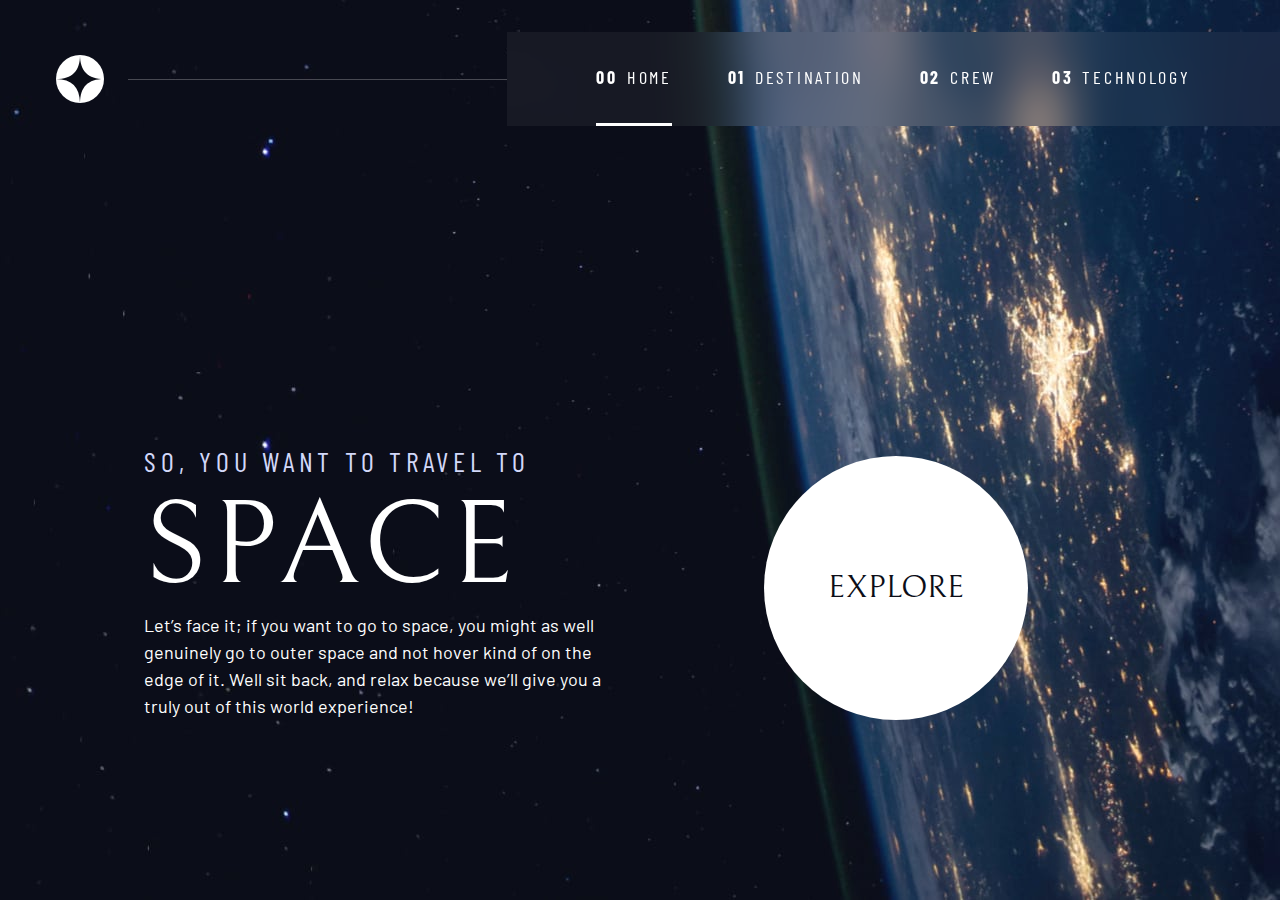
<file: index.html>
<!DOCTYPE html>
<html lang="en">
<head>
  <meta charset="UTF-8">
  <meta name="viewport" content="width=device-width, initial-scale=1.0">

  <link rel="icon" type="image/png" sizes="32x32" href="./assets/favicon-32x32.png">
  <!-- Google fonts -->
  <link rel="preconnect" href="https://fonts.googleapis.com">
  <link rel="preconnect" href="https://fonts.gstatic.com" crossorigin>
  <link href="https://fonts.googleapis.com/css2?family=Barlow+Condensed:wght@400;700&family=Bellefair&family=Barlow:wght@400;700&display=swap"
      rel="stylesheet">
      
  <!-- Our custom CSS -->
  <link rel="stylesheet" href="assets/css/style.css">
  <title>Space tourism website</title>
  <script src="assets/js/navigation.js" defer></script>
</head>
<body class="home">
  <a class="skip-to-content" href="#main">Skip to content</a>
  <header class="primary-header flex">
    <div>
      <img src="./assets/shared/logo.svg" alt="space tourism logo" class="logo">
    </div>
    <button class="mobile-nav-toggle" aria-controls="primary-navigation"><span class="sr-only" aria-expanded="false">Menu</span></button>
    <nav>
        <ul id="primary-navigation" data-visible="false" class="primary-navigation underline-indicators flex">
            <li class="active"><a class="ff-sans-cond uppercase text-white letter-spacing-2" href="index.html"><span aria-hidden="true">00</span>Home</a>
            <li><a class="ff-sans-cond uppercase text-white letter-spacing-2" href="destination.html"><span aria-hidden="true">01</span>Destination</a>
            <li><a class="ff-sans-cond uppercase text-white letter-spacing-2" href="crew.html"><span aria-hidden="true">02</span>Crew</a>
            <li><a class="ff-sans-cond uppercase text-white letter-spacing-2" href="technology.html"><span aria-hidden="true">03</span>Technology</a>
        </ul>
    </nav>
  </header>
  
  <main id="main" class="grid-container grid-container--home">
    <div>
      <h1 class="text-accent fs-500 ff-sans-cond uppercase letter-spacing-1">So, you want to travel to
      <span class="d-block fs-900 ff-serif text-white">Space</span></h1>
      
      <p>Let’s face it; if you want to go to space, you might as well genuinely go to 
      outer space and not hover kind of on the edge of it. Well sit back, and relax 
      because we’ll give you a truly out of this world experience! </p>
    </div>
    <div>
      <a href="destination.html" class="large-button uppercase ff-serif text-dark bg-white">Explore</a>
    </div>
  </main>


</body>
</html>
</file>
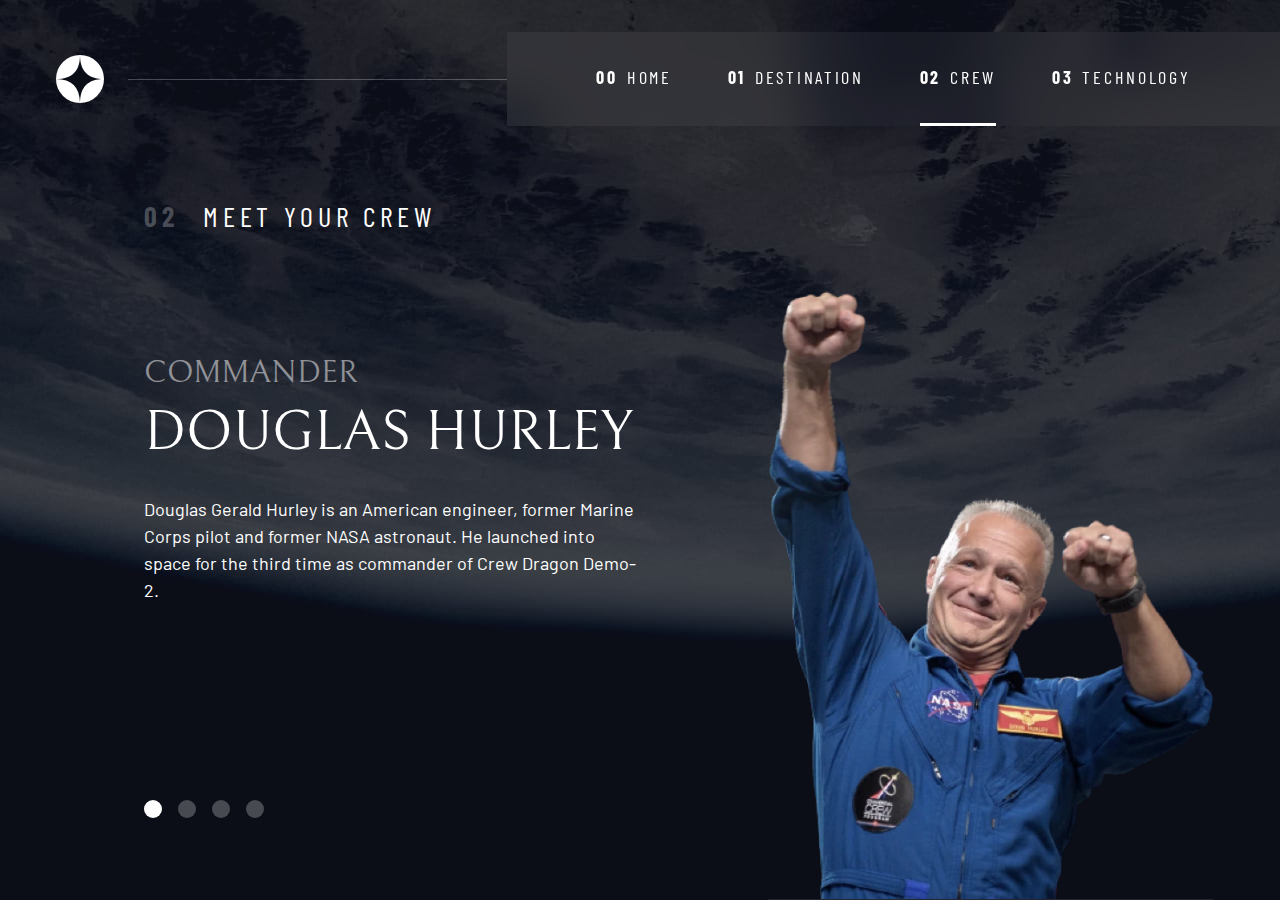
<file: crew.html>
<!DOCTYPE html>
<html lang="en">
<head>
  <meta charset="UTF-8">
  <meta name="viewport" content="width=device-width, initial-scale=1.0">

  <link rel="icon" type="image/png" sizes="32x32" href="./assets/favicon-32x32.png">
  <!-- Google fonts -->
  <link rel="preconnect" href="https://fonts.googleapis.com">
  <link rel="preconnect" href="https://fonts.gstatic.com" crossorigin>
  <link href="https://fonts.googleapis.com/css2?family=Barlow+Condensed:wght@400;700&family=Bellefair&family=Barlow:wght@400;700&display=swap"
      rel="stylesheet">
      
  <!-- Our custom CSS -->
  <link rel="stylesheet" href="assets/css/style.css">
  <title>Space tourism website</title>
  <script src="assets/js/navigation.js" defer></script>
  <script src="assets/js/tabs.js" defer></script>

</head>

<body class="crew">
  <a class="skip-to-content" href="#main">Skip to content</a>
  <header class="primary-header flex">
    <div>
      <img src="./assets/shared/logo.svg" alt="space tourism logo" class="logo">
    </div>
    <button class="mobile-nav-toggle" aria-controls="primary-navigation"><span class="sr-only" aria-expanded="false">Menu</span></button>
    <nav> 
        <ul id="primary-navigation" data-visible="false" class="primary-navigation underline-indicators flex">
            <li><a class="ff-sans-cond uppercase text-white letter-spacing-2" href="index.html"><span aria-hidden="true">00</span>Home</a>
            <li><a class="ff-sans-cond uppercase text-white letter-spacing-2" href="destination.html"><span aria-hidden="true">01</span>Destination</a>
            <li class="active"><a class="ff-sans-cond uppercase text-white letter-spacing-2" href="crew.html"><span aria-hidden="true">02</span>Crew</a>
            <li><a class="ff-sans-cond uppercase text-white letter-spacing-2" href="technology.html"><span aria-hidden="true">03</span>Technology</a>
        </ul>
    </nav>
  </header>
  
  <main id="main" class="grid-container grid-container--crew flow">
    <h1 class="numbered-title"><span aria-hidden="true">02</span> Meet your crew</h1>
    
    <div class="dot-indicators flex" role="tablist" aria-label="crew member list">
      <button aria-selected="true" aria-controls="commander-tab" role="tab" data-image="commander-image" tabindex="0"><span class="sr-only">The commander</span></button>
      <button aria-selected="false" aria-controls="mission-tab" role="tab" data-image="mission-image" tabindex="-1"><span class="sr-only">The mission specialist</span></button>
      <button aria-selected="false" aria-controls="pilot-tab" role="tab" data-image="pilot-image" tabindex="-1"><span class="sr-only">The pilot</span></button>
      <button aria-selected="false" aria-controls="crew-tab" role="tab" data-image="crew-image" tabindex="-1"><span class="sr-only">The crew engineer</span></button>
    </div>
    
    <!-- commander -->
    <article class="crew-details flow" id="commander-tab" role="tabpanel" tabindex="0">
      <header class="flow flow--space-small">
        <h2 class="fs-600 ff-serif uppercase">Commander</h2>
        <p class="fs-700 uppercase ff-serif">Douglas Hurley</p>
      </header>
      <p>Douglas Gerald Hurley is an American engineer, former Marine Corps pilot 
      and former NASA astronaut. He launched into space for the third time as 
      commander of Crew Dragon Demo-2.</p>
    </article> 
    
    <!-- mission specialist -->
    <article hidden class="crew-details flow" id="mission-tab" role="tabpanel" tabindex="0">
      <header class="flow flow--space-small">
        <h2 class="fs-600 ff-serif uppercase">Mission Specialist</h2>
        <p class="fs-700 uppercase ff-serif">Mark SHuttleworth</p>
      </header>
      <p>Mark Richard Shuttleworth is the founder and CEO of Canonical, the company behind
        the Linux-based Ubuntu operating system. Shuttleworth became the first South
        African to travel to space as a space tourist.</p>
    </article> 
    
    <!-- pilot -->
    <article hidden class="crew-details flow" id="pilot-tab" role="tabpanel" tabindex="0">
      <header class="flow flow--space-small">
        <h2 class="fs-600 ff-serif uppercase">Pilot</h2>
        <p class="fs-700 uppercase ff-serif">Victor Glover</p>
      </header>
      <p>Pilot on the first operational flight of the SpaceX Crew Dragon to the
        International Space Station. Glover is a commander in the U.S. Navy where
        he pilots an F/A-18.He was a crew member of Expedition 64, and served as a
        station systems flight engineer.</p>
    </article> 
    
    <!-- engineer -->
    <article hidden class="crew-details flow" id="crew-tab" role="tabpanel" tabindex="0">
      <header class="flow flow--space-small">
        <h2 class="fs-600 ff-serif uppercase">Flight Engineer</h2>
        <p class="fs-700 uppercase ff-serif">Anousheh Ansari</p>
      </header>
      <p>Anousheh Ansari is an Iranian American engineer and co-founder of Prodea Systems.
        Ansari was the fourth self-funded space tourist, the first self-funded woman to
        fly to the ISS, and the first Iranian in space.</p>
    </article> 
    
    
    <picture id="commander-image">
      <source srcset="assets/crew/image-douglas-hurley.webp" type="image/webp">
      <img src="assets/crew/image-douglas-hurley.png" alt="Douglas Hurley">
    </picture>
    <picture hidden id="mission-image">
      <source srcset="assets/crew/image-mark-shuttleworth.webp" type="image/webp">
      <img src="assets/crew/image-mark-shuttleworth.png" alt="Douglas Hurley">
    </picture>
    <picture hidden id="pilot-image">
      <source srcset="assets/crew/image-victor-glover.webp" type="image/webp">
      <img src="assets/crew/image-victor-glover.png" alt="Douglas Hurley">
    </picture>
    <picture hidden id="crew-image">
      <source srcset="assets/crew/image-anousheh-ansari.webp" type="image/webp">
      <img src="assets/crew/image-anousheh-ansari.png" alt="Douglas Hurley">
    </picture>
  </main>
</body>
</html>
</file>
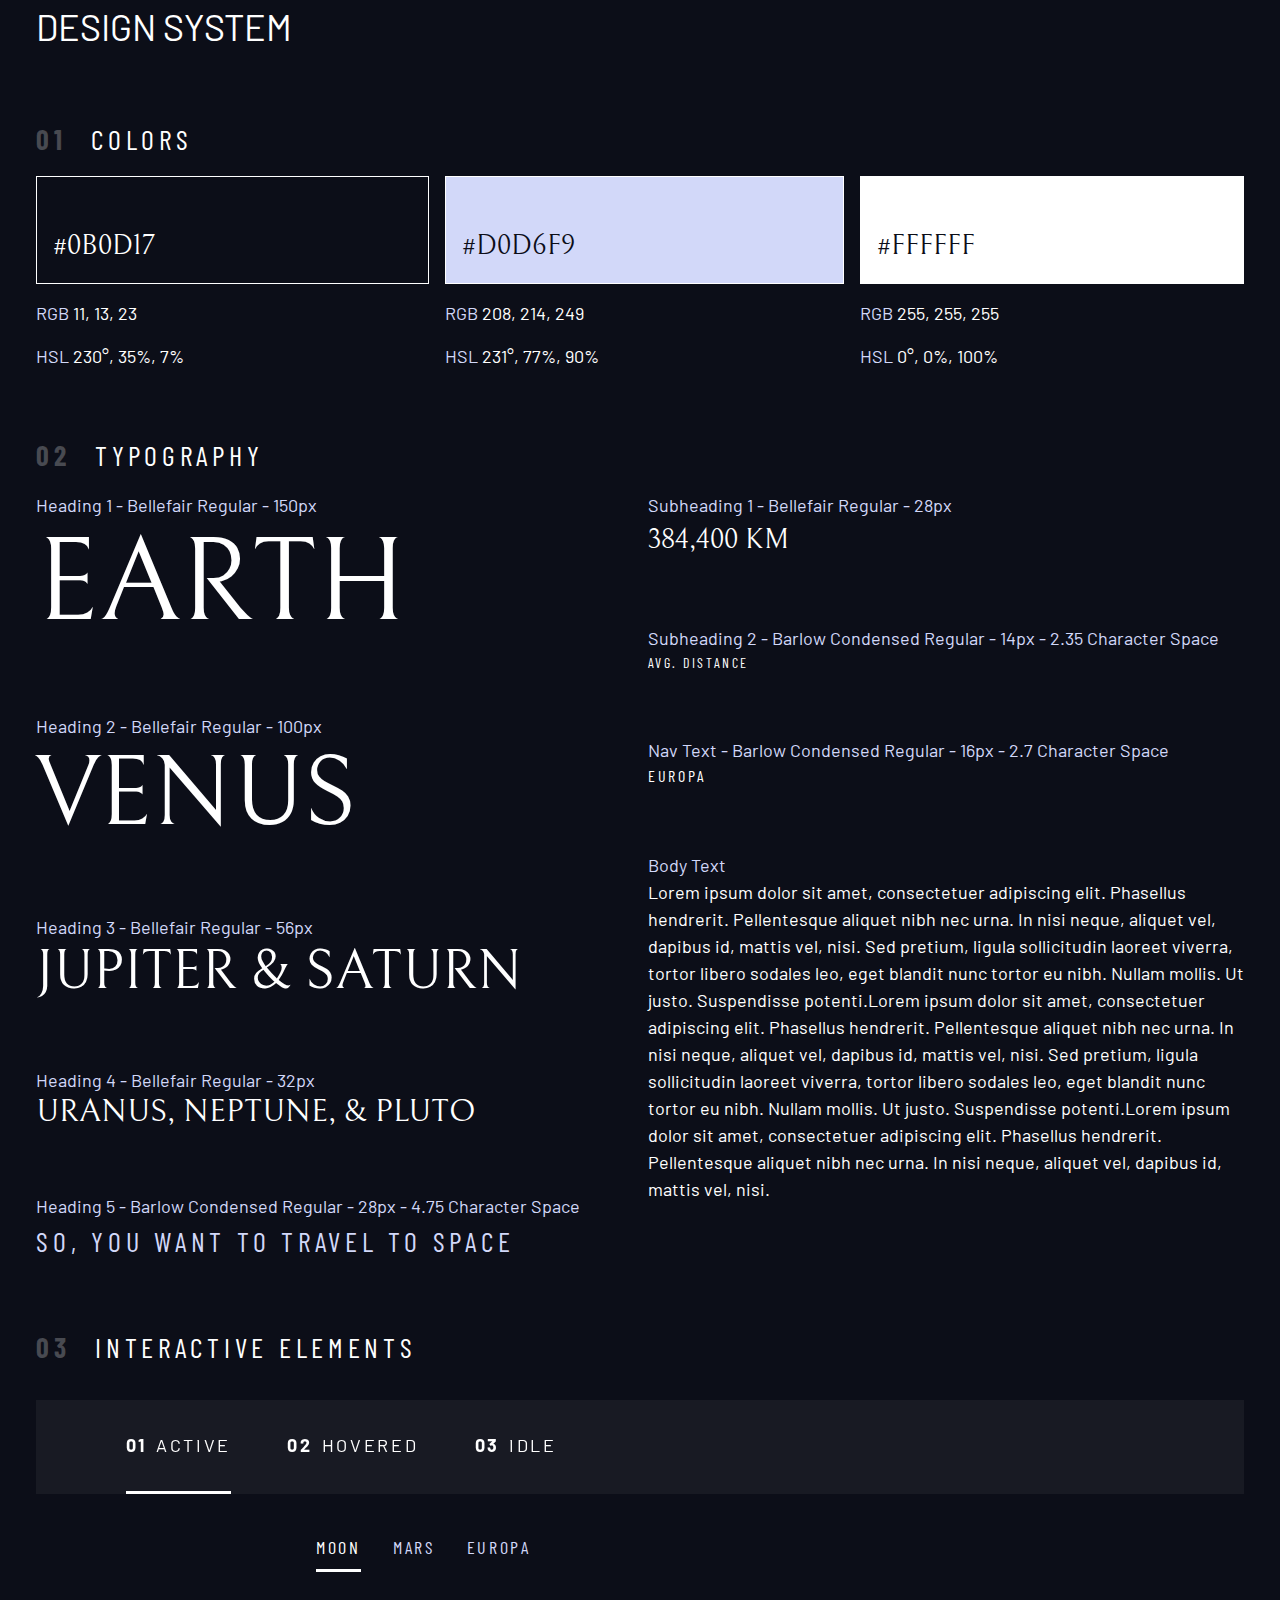
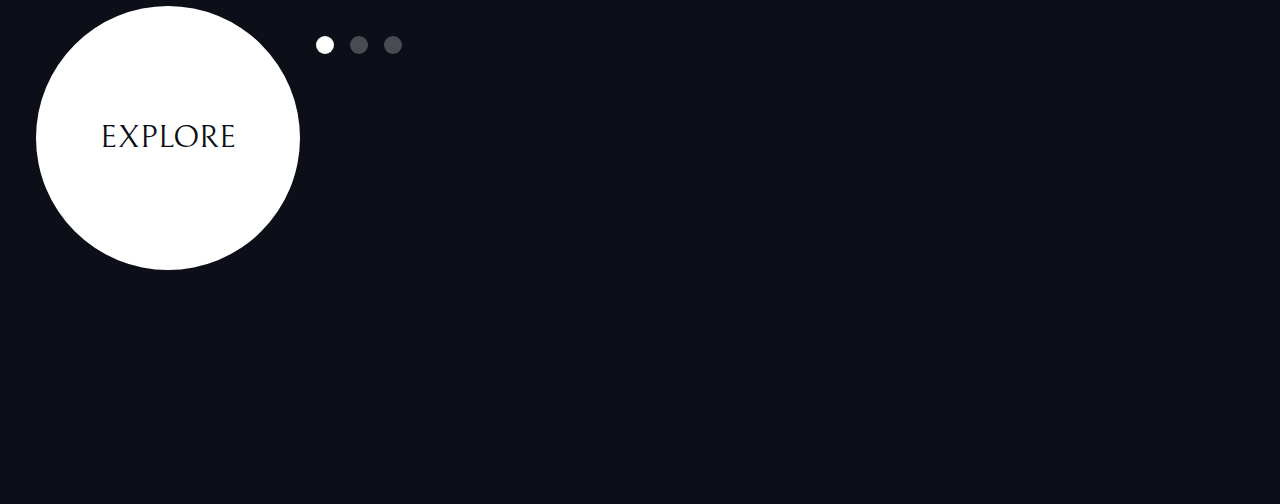
<file: design-system.html>
<!DOCTYPE html>
<html lang="en">
<head>
  <meta charset="UTF-8">
  <meta name="viewport" content="width=device-width, initial-scale=1.0">

  <link rel="icon" type="image/png" sizes="32x32" href="./assets/favicon-32x32.png">
  <link rel="stylesheet" href="assets/css/style.css">

  <!-- Google fonts -->
  <link rel="preconnect" href="https://fonts.googleapis.com">
  <link rel="preconnect" href="https://fonts.gstatic.com" crossorigin>
  <link href="https://fonts.googleapis.com/css2?family=Barlow+Condensed:wght@400;700&family=Bellefair&family=Barlow:wght@400;700&display=swap"
      rel="stylesheet">
  
  <title>Space tourism website</title>
</head>
<body>

    <div class="container flow">
        <h1 class="uppercase">Design system</h1>
        
        <section class="flow" id="colors" style="margin: 4rem 0">
            <h2 class="numbered-title"><span>01</span> colors</h2>
            <div class="flex">
                <div class="flow" style="flex-grow: 1;">
                    <div class="bg-dark text-white ff-serif fs-500" style="padding: 3rem 1rem 1rem; border: 1px solid white">#0B0D17</div>
                    <p><span class="text-accent">RGB</span> 11, 13, 23</p>
                    <p><span class="text-accent">HSL</span> 230°, 35%, 7%</p>
                </div>
                <div class="flow" style="flex-grow: 1;">
                    <div class="bg-accent text-dark ff-serif fs-500" style="padding: 3rem 1rem 1rem; border: 1px solid white">#D0D6F9</div>
                    <p><span class="text-accent">RGB</span> 208, 214, 249</p>
                    <p><span class="text-accent">HSL</span> 231°, 77%, 90%</p>
                </div>
                <div class="flow" style="flex-grow: 1;">
                    <div class="bg-white text-dark ff-serif fs-500" style="padding: 3rem 1rem 1rem; border: 1px solid white;">#FFFFFF</div>
                    <p><span class="text-accent">RGB</span> 255, 255, 255</p>
                    <p><span class="text-accent">HSL</span> 0°, 0%, 100%</p>
                </div>
            </div>
        </section>
        
        <section class="flow" id="typography"  style="margin: 4rem 0">
            <h2 class="numbered-title"><span>02 </span>Typography</h2>
            <div class="flex">
                <div class="flow" style="flex-basis: 100%; --flow-space: 4rem;">
                    <div> 
                        <p class="text-accent">Heading 1 - Bellefair Regular - 150px</p>
                        <p class="fs-900 ff-serif uppercase">Earth</p> 
                    </div>
                    <div> 
                        <p class="text-accent">Heading 2 - Bellefair Regular - 100px</p>
                        <p class="fs-800 ff-serif uppercase">Venus</p>
                    </div>
                    <div> 
                        <p class="text-accent">Heading 3 - Bellefair Regular - 56px</p>
                        <p class="fs-700 ff-serif uppercase">Jupiter & Saturn</p>
                    </div>
                    <div> 
                        <p class="text-accent">Heading 4 - Bellefair Regular - 32px</p>
                        <p class="fs-600 ff-serif uppercase">Uranus, Neptune, & Pluto</p>
                    </div> 
                    <div> 
                        <p class="text-accent">Heading 5 - Barlow Condensed Regular - 28px - 4.75 Character Space</p>
                        <p class="text-accent fs-500 ff-sans-cond uppercase letter-spacing-1">So, you want to travel to space</p>
                    </div>
                
                </div>
                
                <div class="flow" style="flex-basis: 100%; --flow-space: 4rem;">
                    <div> 
                        <p class="text-accent">Subheading 1 - Bellefair Regular - 28px</p>
                        <p class="fs-500 ff-serif uppercase">384,400 km</p>
                    </div>
                    <div> 
                        <p class="text-accent">Subheading 2 - Barlow Condensed Regular - 14px - 2.35 Character Space</p>
                        <p class="fs-200 uppercase ff-sans-cond letter-spacing-3">Avg. Distance</p>
                    </div>
                    <div> 
                        <p class="text-accent">Nav Text - Barlow Condensed Regular - 16px - 2.7 Character Space</p>
                        <p class="fs-300 uppercase ff-sans-cond letter-spacing-2">Europa</p>
                    </div>
                    <div> 
                        <p class="text-accent">Body Text</p>
                        <p>Lorem ipsum dolor sit amet, consectetuer adipiscing elit. Phasellus hendrerit. Pellentesque aliquet nibh nec urna. In nisi neque, aliquet vel, dapibus id, mattis vel, nisi. Sed pretium, ligula sollicitudin laoreet viverra, tortor libero sodales leo, eget blandit nunc tortor eu nibh. Nullam mollis. Ut justo. Suspendisse potenti.Lorem ipsum dolor sit amet, consectetuer adipiscing elit. Phasellus hendrerit. Pellentesque aliquet nibh nec urna. In nisi neque, aliquet vel, dapibus id, mattis vel, nisi. Sed pretium, ligula sollicitudin laoreet viverra, tortor libero sodales leo, eget blandit nunc tortor eu nibh. Nullam mollis. Ut justo. Suspendisse potenti.Lorem ipsum dolor sit amet, consectetuer adipiscing elit. Phasellus hendrerit. Pellentesque aliquet nibh nec urna. In nisi neque, aliquet vel, dapibus id, mattis vel, nisi. </p>
                    </div> 
                </div>
            </div>
        </section>
        
        <section class="flow" id="interactive-elements">
            <h2 class="numbered-title"><span>03</span> Interactive elements</h2>
            
            <!-- navigation -->
            <div>
                <nav>
                    <ul class="primary-navigation underline-indicators flex">
                        <li class="active"><a class="uppercase text-white letter-spacing-2" href="#"><span>01</span>Active</a>
                        <li><a class="uppercase text-white letter-spacing-2" href="#"><span>02</span>Hovered</a>
                        <li><a class="uppercase text-white letter-spacing-2" href="#"><span>03</span>Idle</a>
                    </ul>
                </nav>
            </div>
            
            <div class="flex">
                <div style="margin-top: 5rem">
                    <!-- explore button -->
                    <a href="#" class="large-button uppercase ff-serif fs-600 text-dark bg-white">Explore</a>
                </div>
                
                <div class="flow" style="margin-bottom: 50vh; --flow-space: 4rem">
                    <!-- Tabs -->
                    <div class="tab-list underline-indicators flex">
                        <button aria-selected="true" class="uppercase ff-sans-cond text-accent bg-dark letter-spacing-2">Moon</button>
                        <button aria-selected="false" class="uppercase ff-sans-cond text-accent bg-dark letter-spacing-2">Mars</button>
                        <button aria-selected="false" class="uppercase ff-sans-cond text-accent bg-dark letter-spacing-2">Europa</button>
                    </div>
                    
                    <!-- Dots -->
                    <div class="dot-indicators flex">
                        <button aria-selected="true"><span class="sr-only">Slide title</span></button>
                        <button aria-selected="false"><span class="sr-only">Slide title</span></button>
                        <button aria-selected="false"><span class="sr-only">Slide title</span></button>
                    </div>
                    
                    <!-- Numbers -->
                </div>
            </div>
            
        </section>
        
        
    </div>

  <script src="assets/js/navigation.js"></script>

</body>
</html>
</file>
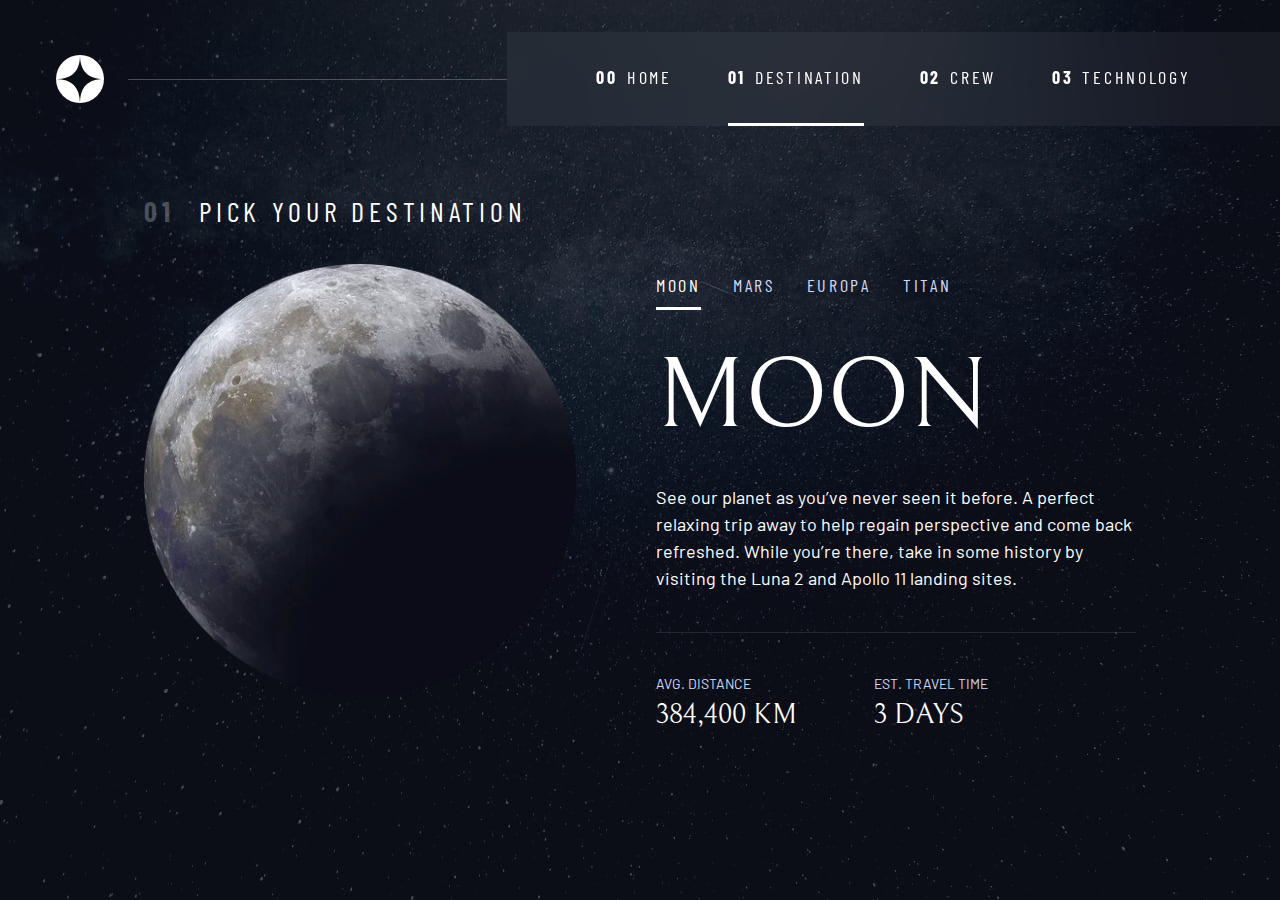
<file: destination.html>
<!DOCTYPE html>
<html lang="en">
<head>
  <meta charset="UTF-8">
  <meta name="viewport" content="width=device-width, initial-scale=1.0">

  <link rel="icon" type="image/png" sizes="32x32" href="./assets/favicon-32x32.png">
  <!-- Google fonts -->
  <link rel="preconnect" href="https://fonts.googleapis.com">
  <link rel="preconnect" href="https://fonts.gstatic.com" crossorigin>
  <link href="https://fonts.googleapis.com/css2?family=Barlow+Condensed:wght@400;700&family=Bellefair&family=Barlow:wght@400;700&display=swap"
      rel="stylesheet">
      
  <!-- Our custom CSS -->
  <link rel="stylesheet" href="assets/css/style.css">
  <title>Space tourism website</title>
  <script src="assets/js/navigation.js" defer></script>
  <script src="assets/js/tabs.js" defer></script>
</head>

<body class="destination">
  <a class="skip-to-content" href="#main">Skip to content</a>
  <header class="primary-header flex">
    <div>
      <img src="./assets/shared/logo.svg" alt="space tourism logo" class="logo">
    </div>
    <button class="mobile-nav-toggle" aria-controls="primary-navigation"><span class="sr-only" aria-expanded="false">Menu</span></button>
    <nav>
        <ul id="primary-navigation" data-visible="false" class="primary-navigation underline-indicators flex">
            <li><a class="ff-sans-cond uppercase text-white letter-spacing-2" href="index.html"><span aria-hidden="true">00</span>Home</a>
            <li class="active"><a class="ff-sans-cond uppercase text-white letter-spacing-2" href="destination.html"><span aria-hidden="true">01</span>Destination</a>
            <li><a class="ff-sans-cond uppercase text-white letter-spacing-2" href="crew.html"><span aria-hidden="true">02</span>Crew</a>
            <li><a class="ff-sans-cond uppercase text-white letter-spacing-2" href="technology.html"><span aria-hidden="true">03</span>Technology</a>
        </ul>
    </nav>
  </header>
  
  <main id="main" class="grid-container grid-container--destination flow">
    <h1 class="numbered-title"><span aria-hidden="true">01</span> Pick your destination</h1>
    
    <picture id="moon-image">
      <source srcset="assets/destination/image-moon.webp" type="image/webp">
      <img src="assets/destination/image-moon.png" alt="the moon">
    </picture>
    <picture hidden id="mars-image">
      <source srcset="assets/destination/image-mars.webp" type="image/webp">
      <img src="assets/destination/image-mars.png" alt="the planet mars">
    </picture>
    <picture hidden id="europa-image">
      <source srcset="assets/destination/image-europa.webp" type="image/webp">
      <img src="assets/destination/image-europa.png" alt="the planet europa">
    </picture>
    <picture hidden id="titan-image">
      <source srcset="assets/destination/image-titan.webp" type="image/webp">
      <img src="assets/destination/image-titan.png" alt="the moon titan">
    </picture>
    
    
    <div class="tab-list underline-indicators flex" role="tablist" aria-label="destination list">
        <button aria-selected="true" role="tab" aria-controls="moon-tab" class="uppercase ff-sans-cond text-accent letter-spacing-2" tabindex="0" data-image="moon-image">Moon</button>
        <button aria-selected="false" role="tab" aria-controls="mars-tab" class="uppercase ff-sans-cond text-accent letter-spacing-2" tabindex="-1" data-image="mars-image">Mars</button>
        <button aria-selected="false" role="tab" aria-controls="europa-tab" class="uppercase ff-sans-cond text-accent letter-spacing-2" tabindex="-1" data-image="europa-image">Europa</button>
        <button aria-selected="false" role="tab" aria-controls="titan-tab" class="uppercase ff-sans-cond text-accent letter-spacing-2" tabindex="-1" data-image="titan-image">Titan</button>
    </div>

    <!-- The moon -->
    <article class="destination-info flow" id="moon-tab" tabindex="0" role="tabpanel">
      <h2 class="fs-800 uppercase ff-serif">Moon</h2>

      <p>See our planet as you’ve never seen it before. A perfect relaxing trip away to help 
      regain perspective and come back refreshed. While you’re there, take in some history 
      by visiting the Luna 2 and Apollo 11 landing sites.</p>
      
      <div class="destination-meta flex">
        <div>
          <h3 class="text-accent fs-200 uppercase">Avg. distance</h3>
          <p class="ff-serif uppercase">384,400 km</p>
        </div>
        <div>
          <h3 class="text-accent fs-200 uppercase">Est. travel time</h3>
          <p class="ff-serif uppercase">3 days</p>
        </div>
      </div>
    </article>
    
    <!-- Mars -->
    <article hidden class="destination-info flow" id="mars-tab" tabindex="0"  role="tabpanel">
      <h2 class="fs-800 uppercase ff-serif">Mars</h2>

      <p>Don’t forget to pack your hiking boots. You’ll need them to tackle Olympus Mons, 
  the tallest planetary mountain in our solar system. It’s two and a half times 
  the size of Everest!</p>
      
      <div class="destination-meta flex">
        <div>
          <h3 class="text-accent fs-200 uppercase">Avg. distance</h3>
          <p class="ff-serif uppercase">225 mil. km</p>
        </div>
        <div>
          <h3 class="text-accent fs-200 uppercase">Est. travel time</h3>
          <p class="ff-serif uppercase">9 months</p>
        </div>
      </div>
    </article>
    
    <!-- Europa -->
    <article hidden class="destination-info flow" id="europa-tab" tabindex="0"  role="tabpanel">
      <h2 class="fs-800 uppercase ff-serif">Europa</h2>

      <p>The smallest of the four Galilean moons orbiting Jupiter, Europa is a 
  winter lover’s dream. With an icy surface, it’s perfect for a bit of 
  ice skating, curling, hockey, or simple relaxation in your snug 
  wintery cabin.</p>
      <div class="destination-meta flex">
        <div>
          <h3 class="text-accent fs-200 uppercase">Avg. distance</h3>
          <p class="ff-serif uppercase">628 mil. km</p>
        </div>
        <div>
          <h3 class="text-accent fs-200 uppercase">Est. travel time</h3>
          <p class="ff-serif uppercase">3 years</p>
        </div>
      </div>
    </article>
    
    <!-- Titan -->
    <article hidden class="destination-info flow" id="titan-tab" tabindex="0"  role="tabpanel">
      <h2 class="fs-800 uppercase ff-serif">Titan</h2>

      <p>The only moon known to have a dense atmosphere other than Earth, Titan 
  is a home away from home (just a few hundred degrees colder!). As a 
  bonus, you get striking views of the Rings of Saturn.</p>
      
      <div class="destination-meta flex">
        <div>
          <h3 class="text-accent fs-200 uppercase">Avg. distance</h3>
          <p class="ff-serif uppercase">1.6 bil. km</p>
        </div>
        <div>
          <h3 class="text-accent fs-200 uppercase">Est. travel time</h3>
          <p class="ff-serif uppercase">7 years</p>
        </div>
      </div>
    </article>
  </main>
  
<body>


  
</body>
</html>
</file>
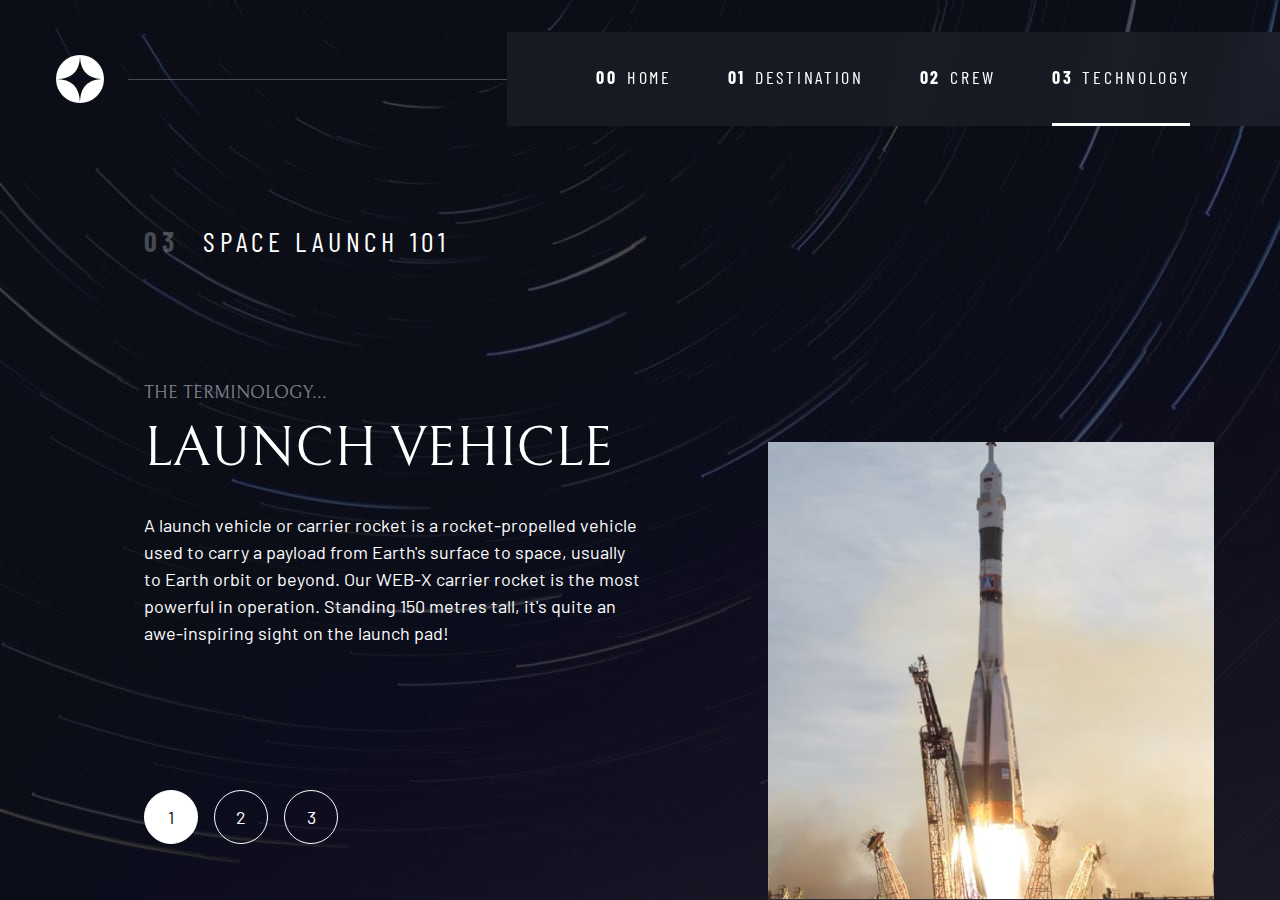
<file: technology.html>
<!DOCTYPE html>
<html lang="en">
<head>
  <meta charset="UTF-8">
  <meta name="viewport" content="width=device-width, initial-scale=1.0">

  <link rel="icon" type="image/png" sizes="32x32" href="./assets/favicon-32x32.png">
  <!-- Google fonts -->
  <link rel="preconnect" href="https://fonts.googleapis.com">
  <link rel="preconnect" href="https://fonts.gstatic.com" crossorigin>
  <link href="https://fonts.googleapis.com/css2?family=Barlow+Condensed:wght@400;700&family=Bellefair&family=Barlow:wght@400;700&display=swap"
      rel="stylesheet">
      
  <!-- Our custom CSS -->
  <link rel="stylesheet" href="assets/css/style.css">
  <title>Space tourism website</title>
  <script src="assets/js/navigation.js" defer></script>
  <script src="assets/js/tabs.js" defer></script>

</head>

<body class="technology">
  <a class="skip-to-content" href="#main">Skip to content</a>
  <header class="primary-header flex">
    <div>
      <img src="./assets/shared/logo.svg" alt="space tourism logo" class="logo">
    </div>
    <button class="mobile-nav-toggle" aria-controls="primary-navigation"><span class="sr-only" aria-expanded="false">Menu</span></button>
    <nav> 
        <ul id="primary-navigation" data-visible="false" class="primary-navigation underline-indicators flex">
            <li><a class="ff-sans-cond uppercase text-white letter-spacing-2" href="index.html"><span aria-hidden="true">00</span>Home</a>
            <li><a class="ff-sans-cond uppercase text-white letter-spacing-2" href="destination.html"><span aria-hidden="true">01</span>Destination</a>
            <li><a class="ff-sans-cond uppercase text-white letter-spacing-2" href="crew.html"><span aria-hidden="true">02</span>Crew</a>
            <li  class="active"><a class="ff-sans-cond uppercase text-white letter-spacing-2" href="technology.html"><span aria-hidden="true">03</span>Technology</a>
        </ul>
    </nav>
  </header>
  
  <main id="main" class="grid-container grid-container--technology flow">
    <h1 class="numbered-title"><span aria-hidden="true">03</span> space launch 101</h1>
    
    <div class="number-indicators flex" role="tablist" aria-label="technology member list">
      <button aria-selected="true" aria-controls="vehicle-tab" role="tab" data-image="vehicle-image" tabindex="0">1<span class="sr-only">Launch Vehicle</span></button>
      <button aria-selected="false" aria-controls="port-tab" role="tab" data-image="port-image" tabindex="-1">2<span class="sr-only">Spaceport</span></button>
      <button aria-selected="false" aria-controls="capsule-tab" role="tab" data-image="capsule-image" tabindex="-1">3<span class="sr-only">Space Capsule</span></button>
    </div>
    
    <!-- Launch Vehicle-->
    <article class="technology-details flow" id="vehicle-tab" role="tabpanel" tabindex="0">
      <header class="flow flow--space-small">
        <h2 class="fs-400 ff-serif uppercase">The Terminology...</h2>
        <p class="fs-700 uppercase ff-serif">launch vehicle</p>
      </header>
      <p>A launch vehicle or carrier rocket is a rocket-propelled vehicle used to carry a payload from Earth's surface to space, usually to Earth orbit or beyond. Our WEB-X carrier rocket is the most powerful in operation. Standing 150 metres tall, it's quite an awe-inspiring sight on the launch pad!</p>
    </article> 
    
    <!-- spaceport -->
    <article hidden class="technology-details flow" id="port-tab" role="tabpanel" tabindex="0">
      <header class="flow flow--space-small">
        <h2 class="fs-400 ff-serif uppercase">The Terminology...</h2>
        <p class="fs-700 uppercase ff-serif">spaceport</p>
      </header>
      <p>A spaceport or cosmodrome is a site for launching (or receiving) spacecraft, by analogy to the seaport for ships or airport for aircraft. Based in the famous Cape Canaveral, our spaceport is ideally situated to take advantage of the Earth’s rotation for launch.</p>
    </article> 
    
    <!-- spacecapsule -->
    <article hidden class="technology-details flow" id="capsule-tab" role="tabpanel" tabindex="0">
      <header class="flow flow--space-small">
        <h2 class="fs-400 ff-serif uppercase">The Terminology...</h2>
        <p class="fs-700 uppercase ff-serif">space capsule</p>
      </header>
      <p>A space capsule is an often-crewed spacecraft that uses a blunt-body reentry capsule to reenter the Earth's atmosphere without wings. Our capsule is where you'll spend your time during the flight. It includes a space gym, cinema, and plenty of other activities to keep you entertained.</p>
    </article> 
    
    <picture id="vehicle-image">
      <img src="assets/technology/image-launch-vehicle-portrait.jpg" alt="Douglas Hurley">
    </picture>
    <picture hidden id="port-image">
      <img src="assets/technology/image-spaceport-portrait.jpg" alt="Douglas Hurley">
    </picture>
    <picture hidden id="capsule-image">
      <img src="assets/technology/image-space-capsule-portrait.jpg" alt="Douglas Hurley">
    </picture>
  </main>
</body>
</html>
</file>
<file: assets/css/style.css>
/* ------------------- */
/* Custom properties   */
/* ------------------- */

:root {
    /* colors */
    --clr-dark: 230 35% 7%;
    --clr-light: 231 77% 90%;
    --clr-white: 0 0% 100%;
    
    /* font-sizes */
    --fs-900: clamp(5rem, 8vw + 1rem, 9.375rem);
    --fs-800: 3.5rem;
    --fs-700: 1.5rem;
    --fs-600: 1rem;
    --fs-500: 1rem;
    --fs-400: 0.9375rem;
    --fs-300: 1rem;
    --fs-200: 0.875rem;
    
    /* font-families */
    --ff-serif: "Bellefair", serif;
    --ff-sans-cond: "Barlow Condensed", sans-serif;
    --ff-sans-normal: "Barlow", sans-serif;
}

@media (min-width: 35em) {
    :root {
        --fs-800: 5rem;
        --fs-700: 2.5rem;
        --fs-600: 1.5rem;
        --fs-500: 1.25rem;
        --fs-400: 1rem;
    }
}

@media (min-width: 45em) {
    :root {
        /* font-sizes */
        --fs-800: 6.25rem;
        --fs-700: 3.5rem;
        --fs-600: 2rem;
        --fs-500: 1.75rem;
        --fs-400: 1.125rem;
    }
}


/* ------------------- */
/* Reset               */
/* ------------------- */

/* https://piccalil.li/blog/a-modern-css-reset/ */

/* Box sizing */
*,
*::before,
*::after {
    box-sizing: border-box;
}

/* Reset margins */
body,
h1,
h2,
h3,
h4,
h5,
p,
figure,
picture {
    margin: 0; 
}

h1,
h2,
h3,
h4,
h5,
h6,
p {
    font-weight: 400;
}

/* set up the body */
body {
    font-family: var(--ff-sans-normal);
    font-size: var(--fs-400);
    color: hsl( var(--clr-white) );
    background-color: hsl( var(--clr-dark) );
    line-height: 1.5;
    min-height: 100vh;
    
    display: grid;
    grid-template-rows: min-content 1fr;
    
    overflow-x: hidden;
}

/* make images easier to work with */
img,
picutre {
    max-width: 100%;
    display: block;
}

/* make form elements easier to work with */
input,
button,
textarea,
select {
    font: inherit;
}

/* remove animations for people who've turned them off */
@media (prefers-reduced-motion: reduce) {  
  *,
  *::before,
  *::after {
    animation-duration: 0.01ms !important;
    animation-iteration-count: 1 !important;
    transition-duration: 0.01ms !important;
    scroll-behavior: auto !important;
  }
}


/* ------------------- */
/* Utility classes     */
/* ------------------- */

/* general */

.flex {
    display: flex;
    gap: var(--gap, 1rem);
}

.grid {
    display: grid;
    gap: var(--gap, 1rem);
}

.d-block {
    display: block;
}

.flow > *:where(:not(:first-child)) {
    margin-top: var(--flow-space, 1rem);
}

.flow--space-small {
    --flow-space: .75rem;
}

.container {
    padding-inline: 2em;
    margin-inline: auto;
    max-width: 80rem;
}

.sr-only {
  position: absolute; 
  width: 1px;
  height: 1px;
  padding: 0;
  margin: -1px; 
  overflow: hidden;
  clip: rect(0, 0, 0, 0);
  white-space: nowrap; /* added line */
  border: 0;
}

.skip-to-content {
    position: absolute;
    z-index: 9999;
    background: hsl( var(--clr-white) );
    color: hsl( var(--clr-dark) ); 
    padding: .5em 1em;
    margin-inline: auto;
    transform: translateY(-100%);
    transition: transform 250ms ease-in;
}

.skip-to-content:focus {
    transform: translateY(0);
}

/* colors */

.bg-dark { background-color: hsl( var(--clr-dark) );}
.bg-accent { background-color: hsl( var(--clr-light) );}
.bg-white { background-color: hsl( var(--clr-white) );}

.text-dark { color: hsl( var(--clr-dark) );}
.text-accent { color: hsl( var(--clr-light) );}
.text-white { color: hsl( var(--clr-white) );}

/* typography */

.ff-serif { font-family: var(--ff-serif); } 
.ff-sans-cond { font-family: var(--ff-sans-cond); } 
.ff-sans-normal { font-family: var(--ff-sans-normal); } 

.letter-spacing-1 { letter-spacing: 4.75px; } 
.letter-spacing-2 { letter-spacing: 2.7px; } 
.letter-spacing-3 { letter-spacing: 2.35px; } 

.uppercase { text-transform: uppercase; }

.fs-900 { font-size: var(--fs-900); }
.fs-800 { font-size: var(--fs-800); }
.fs-700 { font-size: var(--fs-700); }
.fs-600 { font-size: var(--fs-600); }
.fs-500 { font-size: var(--fs-500); }
.fs-400 { font-size: var(--fs-400); }
.fs-300 { font-size: var(--fs-300); }
.fs-200 { font-size: var(--fs-200); }

.fs-900,
.fs-800,
.fs-700,
.fs-600 {
    line-height: 1.1;
}

.numbered-title {
    font-family: var(--ff-sans-cond);
    font-size: var(--fs-500);
    text-transform: uppercase;
    letter-spacing: 4.72px; 
}

.numbered-title span {
    margin-right: .5em;
    font-weight: 700;
    color: hsl( var(--clr-white) / .25);
}


/* ------------------- */
/* Compontents         */
/* ------------------- */

.large-button {
    font-size: 2rem;
    position: relative;
    z-index: 1;
    display: inline-grid;
    place-items: center;
    padding: 0 2em;
    border-radius: 50%;
    aspect-ratio: 1;
    text-decoration: none;
}

.large-button::after {
    content: '';
    position: absolute;
    z-index: -1;
    width: 100%;
    height: 100%;
    background: hsl( var(--clr-white) / .1);
    border-radius: 50%;
    opacity: 0;
    transition: opacity 500ms linear, transform 750ms ease-in-out;
}
 
.large-button:hover::after,
.large-button:focus::after {
    opacity: 1;
    transform: scale(1.5);
}

/* primary-header */

.logo {
    margin: 1.5rem clamp(1.5rem, 5vw, 3.5rem);
}

.primary-header {
    justify-content: space-between;
    align-items: center;
}

.primary-navigation {
    --gap: clamp(1.5rem, 5vw, 3.5rem);
    --underline-gap: 2rem;
    list-style: none;
    padding: 0;
    margin: 0;
    background: hsl( var(--clr-white) / 0.05);
    backdrop-filter: blur(1.5rem);
}

.primary-navigation a {
    text-decoration: none;
}

.primary-navigation a > span {
    font-weight: 700;
    margin-right: .5em;
}

.mobile-nav-toggle {
    display: none;
}

@media (max-width: 35rem) {
    .primary-navigation {
        --underline-gap: .5rem;
        position: fixed;
        z-index: 1000;
        inset: 0 0 0 30%;
        list-style: none;
        padding: min(20rem, 15vh) 2rem;
        margin: 0;
        flex-direction: column;
        transform: translateX(100%);
        transition: transform 500ms ease-in-out;
    }
    
    .primary-navigation[data-visible="true"] {
        transform: translateX(0);
    }
    
    .primary-navigation.underline-indicators > .active {
       border: 0;
    }
    
    .mobile-nav-toggle {
        display: block;
        position: absolute;
        z-index: 2000;
        right: 1rem;
        top: 2rem;
        background: transparent;
        background-image: url(./assets/shared/icon-hamburger.svg);
        background-repeat: no-repeat;
        background-position: center;
        width: 1.5rem;
        aspect-ratio: 1;
        border: 0;
    }
    
    .mobile-nav-toggle[aria-expanded="true"] {
        background-image: url(./assets/shared/icon-close.svg);
    }
    
    .mobile-nav-toggle:focus-visible {
        outline: 5px solid white;
        outline-offset: 5px;
    }
    
}

@media (min-width: 35em) {
    .primary-navigation {
        padding-inline: clamp(3rem, 7vw, 7rem);
    }
}

@media (min-width: 35em) and (max-width: 44.999em) {
    .primary-navigation a > span {
        display: none;
    }
}

@media (min-width: 45em) {
    
     .primary-header::after {
         content: '';
         display: block;
         position: relative;
         height: 1px;
         width: 100%;
         margin-right: -2.5rem;
         background: hsl( var(--clr-white) / .25);
         order: 1;
     }
     
    nav {
        order: 2;
    }
    
    .primary-navigation {
        margin-block: 2rem;
    }
    
   
}


.underline-indicators > * {
    cursor: pointer;
    padding: var(--underline-gap, .5rem) 0;
    border: 0;
    border-bottom: .2rem solid hsl( var(--clr-white) / 0 );
    background-color: transparent;
}

.underline-indicators > *:hover,
.underline-indicators > *:focus {
    border-color: hsl( var(--clr-white) / .5);
}

.underline-indicators > .active,
.underline-indicators > [aria-selected="true"] {
    color: hsl( var(--clr-white) / 1);
    border-color: hsl( var(--clr-white) / 1); 
}

.tab-list {
    --gap: 2rem;
}

.dot-indicators > * {
    cursor: pointer;
    border: 0;
    border-radius: 50%;
    padding: .5em;
    background-color: hsl( var(--clr-white) / .25);
}
 
.dot-indicators > *:hover,
.dot-indicators > *:focus { 
    background-color: hsl( var(--clr-white) / .5);
}

.dot-indicators > [aria-selected="true"] {
    background-color: hsl( var(--clr-white) / 1); 
}

.number-indicators > * {
    cursor: pointer;
    width: 3em;
    height: 3em;
    border: 1px solid hsl( var(--clr-white) / 1);
    border-radius: 50%;
    padding: .5em;
    background-color: hsl( var(--clr-white) / 0);
    color: hsl( var(--clr-white) / 1);
}
 
.number-indicators > *:hover,
.number-indicators > *:focus { 
    color: hsl( var(--clr-white) / 1);
}

.number-indicators > [aria-selected="true"] {
    background-color: hsl( var(--clr-white) / 1); 
    color: hsl( var(--clr-dark) / 1);
}



/* ----------------------------- */
/* Page specific background      */
/* ----------------------------- */
body {
    background-size: cover;
    background-position: bottom center;
}
/* home */
.home {
    background-image: url(../../assets/home/background-home-mobile.jpg);
}

@media (min-width: 35rem) {
    .home {
        background-position: center center;
        background-image: url(../../assets/home/background-home-tablet.jpg);
    }
}

@media (min-width: 45rem) {
    .home {
        background-image: url(../../assets/home/background-home-desktop.jpg);
    }
} 

/* destination */
.destination {
    background-image: url(../../assets/destination/background-destination-mobile.jpg);
}

@media (min-width: 35rem) {
    .destination {
        background-position: center center;
        background-image: url(../../assets/destination/background-destination-tablet.jpg);
    }
}

@media (min-width: 45rem) {
    .destination {
        background-image: url(../../assets/destination/background-destination-desktop.jpg);
    }
} 

/* crew */
.crew {
    background-image: url(../../assets/home/background-crew-mobile.jpg);
}

@media (min-width: 35rem) {
    .crew {
        background-position: center center;
        background-image: url(../../assets/crew/background-crew-tablet.jpg);
    }
}

@media (min-width: 45rem) {
    .crew {
        background-image: url(../../assets/crew/background-crew-desktop.jpg);
    }
} 

/* technology */
.technology {
    background-image: url(../../assets/technology/background-technology-mobile.jpg);
}

@media (min-width: 35rem) {
    .technology {
        background-position: center center;
        background-image: url(../../assets/technology/background-technology-tablet.jpg);
    }
}

@media (min-width: 45rem) {
    .technology {
        background-image: url(../../assets/technology/background-technology-desktop.jpg);
    }
} 

/* ----------------------------- */
/* Layout                        */
/* ----------------------------- */


.grid-container {
    text-align: center;
    display: grid;
    place-items: center;
    padding-inline: 1rem;
    padding-bottom: 4rem;
}

.grid-container p:not([class]) {
    max-width: 50ch;
}

.numbered-title {
    grid-area: title;
}

/* destination layout */

.grid-container--destination {
    --flow-space: 2rem;
    grid-template-areas: 
        'title'
        'image'
        'tabs'
        'content';
}

.grid-container--destination > picture {
    grid-area: image;
    max-width: 60%;
    align-self: start;
}

.grid-container--destination > .tab-list {
    grid-area: tabs;
}

.grid-container--destination > .destination-info {
    grid-area: content;
}

.destination-meta {
    flex-direction: column;
    border-top: 1px solid hsl( var(--clr-white) / .1);
    padding-top: 2.5rem;
    margin-top: 2.5rem;
}

.destination-meta p {
    font-size: 1.75rem;
}

/* crew layout */

.grid-container--crew {
    --flow-space: 2rem;
    grid-template-areas: 
        'title'
        'image'
        'tabs'
        'content';
}

.grid-container--crew > picture {
    grid-area: image;
    max-width: 60%;
    border-bottom: 1px solid hsl( var(--clr-white) / .1);
}

.grid-container--crew > .dot-indicators {
    grid-area: tabs;
}


.grid-container--crew > .number-indicators {
    grid-area: tabs;
}

.grid-container--crew > .crew-details {
    grid-area: content;
}

.crew-details h2 {
    color: hsl( var(--clr-white) / .5);
}

/* technology layout */

.grid-container--technology {
    --flow-space: 2rem;
    grid-template-areas: 
        'title'
        'image'
        'tabs'
        'content';
}

.grid-container--technology > picture {
    grid-area: image;
    max-width: 60%;
    border-bottom: 1px solid hsl( var(--clr-white) / .1);
}

.grid-container--technology > .number-indicators {
    grid-area: tabs;
}

.grid-container--technology > .technology-details {
    grid-area: content;
}

.technology-details h2 {
    color: hsl( var(--clr-white) / .5);
}

@media (min-width: 35em) {
    .numbered-title {
        justify-self: start;
        margin-top: 2rem;
    }
    
    .destination-meta {
        flex-direction: row;
        justify-content: space-evenly;
    }
    
    .grid-container--crew {
        padding-bottom: 0;
        grid-template-areas: 
            'title'
            'content'
            'tabs'
            'image';
    }
    
    .grid-container--technology {
        padding-bottom: 0;
        grid-template-areas: 
            'title'
            'content'
            'tabs'
            'image';
    }
}

@media (min-width: 45em) {
    .grid-container {
        text-align: left;
        column-gap: var(--container-gap, 2rem);
        grid-template-columns: minmax(1rem, 1fr) repeat(2, minmax(0, 30rem)) minmax(1rem, 1fr);
    }
    
    .grid-container--home {
        padding-bottom: max(6rem, 20vh);
        align-items: end;
    }
    
    .grid-container--home > *:first-child {
        grid-column: 2;
    }

    .grid-container--home > *:last-child {
        grid-column: 3;
    }
    
    .grid-container--destination {
        justify-items: start;
        align-content: start;
        grid-template-areas: 
            '. title title .'
            '. image tabs .'
            '. image content .';
    }
    
    .grid-container--destination > picture {
        max-width: 90%;
    }
     
    .destination-meta {
        --gap: min(6vw, 6rem);
        justify-content: start;
    }
    
    .grid-container--crew {
        grid-template-columns: minmax(1rem, 1fr) minmax(0, 37rem) minmax(0, 23rem) minmax(1rem, 1fr);
        justify-items: start;
        grid-template-areas: 
            '. title title .'
            '. content image .'
            '. tabs image .';
    }
    
    .grid-container--crew > picture {
        grid-column: span 2;
        align-self: end; 
        max-width: 90%;
    }

    .grid-container--technology {
        grid-template-columns: minmax(1rem, 1fr) minmax(0, 37rem) minmax(0, 23rem) minmax(1rem, 1fr);
        justify-items: start;
        grid-template-areas: 
            '. title title .'
            '. content image .'
            '. tabs image .';
    }
    
    .grid-container--technology > picture {
        grid-column: span 2;
        align-self: end; 
        max-width: 90%;
    }
}
</file>
